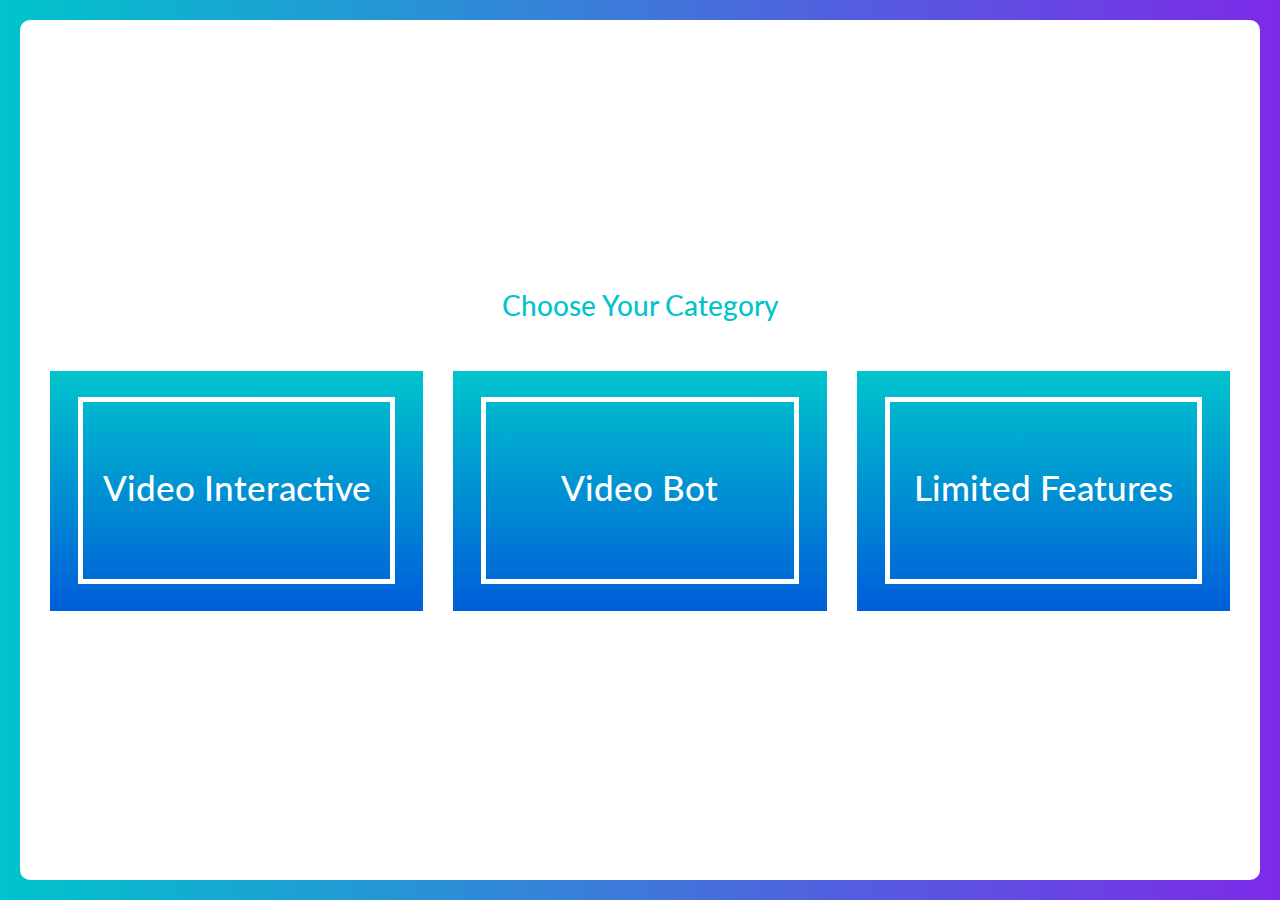
<file: index.html>
<!DOCTYPE html>
<html lang="en">

<head>
  <meta charset="UTF-8" />
  <meta name="viewport" content="width=device-width, initial-scale=1.0" />
  <meta http-equiv="X-UA-Compatible" content="ie=edge" />
  <title>I Video</title>
  <link rel="stylesheet" href="assets/css/bootstrap.min.css" />
  <link rel="stylesheet" href="assets/css/custom-select.css" />
  <link rel="stylesheet" href="assets/css/main.css" />
</head>

<body>
  <svg xmlns="http://www.w3.org/2000/svg" style="display: none;">
    <symbol version="1.1" id="location" xmlns="http://www.w3.org/2000/svg" xmlns:xlink="http://www.w3.org/1999/xlink"
      x="0px" y="0px" viewBox="0 0 512 512" style="enable-background:new 0 0 512 512;" xml:space="preserve">
      <g>
        <g>
          <path d="M256,0C156.748,0,76,80.748,76,180c0,33.534,9.289,66.26,26.869,94.652l142.885,230.257
			c2.737,4.411,7.559,7.091,12.745,7.091c0.04,0,0.079,0,0.119,0c5.231-0.041,10.063-2.804,12.75-7.292L410.611,272.22
			C427.221,244.428,436,212.539,436,180C436,80.748,355.252,0,256,0z M384.866,256.818L258.272,468.186l-129.905-209.34
			C113.734,235.214,105.8,207.95,105.8,180c0-82.71,67.49-150.2,150.2-150.2S406.1,97.29,406.1,180
			C406.1,207.121,398.689,233.688,384.866,256.818z" />
        </g>
      </g>
      <g>
        <g>
          <path d="M256,90c-49.626,0-90,40.374-90,90c0,49.309,39.717,90,90,90c50.903,0,90-41.233,90-90C346,130.374,305.626,90,256,90z
			 M256,240.2c-33.257,0-60.2-27.033-60.2-60.2c0-33.084,27.116-60.2,60.2-60.2s60.1,27.116,60.1,60.2
			C316.1,212.683,289.784,240.2,256,240.2z" />
        </g>
      </g>
    </symbol>
    <symbol id="dashboard" viewBox="0 0 512 512">
      <path
        d="m197.332031 170.667969h-160c-20.585937 0-37.332031-16.746094-37.332031-37.335938v-96c0-20.585937 16.746094-37.332031 37.332031-37.332031h160c20.589844 0 37.335938 16.746094 37.335938 37.332031v96c0 20.589844-16.746094 37.335938-37.335938 37.335938zm-160-138.667969c-2.941406 0-5.332031 2.390625-5.332031 5.332031v96c0 2.945313 2.390625 5.335938 5.332031 5.335938h160c2.945313 0 5.335938-2.390625 5.335938-5.335938v-96c0-2.941406-2.390625-5.332031-5.335938-5.332031zm0 0" />
      <path
        d="m197.332031 512h-160c-20.585937 0-37.332031-16.746094-37.332031-37.332031v-224c0-20.589844 16.746094-37.335938 37.332031-37.335938h160c20.589844 0 37.335938 16.746094 37.335938 37.335938v224c0 20.585937-16.746094 37.332031-37.335938 37.332031zm-160-266.667969c-2.941406 0-5.332031 2.390625-5.332031 5.335938v224c0 2.941406 2.390625 5.332031 5.332031 5.332031h160c2.945313 0 5.335938-2.390625 5.335938-5.332031v-224c0-2.945313-2.390625-5.335938-5.335938-5.335938zm0 0" />
      <path
        d="m474.667969 512h-160c-20.589844 0-37.335938-16.746094-37.335938-37.332031v-96c0-20.589844 16.746094-37.335938 37.335938-37.335938h160c20.585937 0 37.332031 16.746094 37.332031 37.335938v96c0 20.585937-16.746094 37.332031-37.332031 37.332031zm-160-138.667969c-2.945313 0-5.335938 2.390625-5.335938 5.335938v96c0 2.941406 2.390625 5.332031 5.335938 5.332031h160c2.941406 0 5.332031-2.390625 5.332031-5.332031v-96c0-2.945313-2.390625-5.335938-5.332031-5.335938zm0 0" />
      <path
        d="m474.667969 298.667969h-160c-20.589844 0-37.335938-16.746094-37.335938-37.335938v-224c0-20.585937 16.746094-37.332031 37.335938-37.332031h160c20.585937 0 37.332031 16.746094 37.332031 37.332031v224c0 20.589844-16.746094 37.335938-37.332031 37.335938zm-160-266.667969c-2.945313 0-5.335938 2.390625-5.335938 5.332031v224c0 2.945313 2.390625 5.335938 5.335938 5.335938h160c2.941406 0 5.332031-2.390625 5.332031-5.335938v-224c0-2.941406-2.390625-5.332031-5.332031-5.332031zm0 0" />
    </symbol>
    <symbol id="shipment" version="1.1" viewBox="0 0 512 512" style="enable-background:new 0 0 512 512;"
      xml:space="preserve">
      <g>
        <g>
          <path d="M476.158,231.363l-13.259-53.035c3.625-0.77,6.345-3.986,6.345-7.839v-8.551c0-18.566-15.105-33.67-33.67-33.67h-60.392
					V110.63c0-9.136-7.432-16.568-16.568-16.568H50.772c-9.136,0-16.568,7.432-16.568,16.568V256c0,4.427,3.589,8.017,8.017,8.017
					c4.427,0,8.017-3.589,8.017-8.017V110.63c0-0.295,0.239-0.534,0.534-0.534h307.841c0.295,0,0.534,0.239,0.534,0.534v145.372
					c0,4.427,3.589,8.017,8.017,8.017c4.427,0,8.017-3.589,8.017-8.017v-9.088h94.569c0.008,0,0.014,0.002,0.021,0.002
					c0.008,0,0.015-0.001,0.022-0.001c11.637,0.008,21.518,7.646,24.912,18.171h-24.928c-4.427,0-8.017,3.589-8.017,8.017v17.102
					c0,13.851,11.268,25.119,25.119,25.119h9.086v35.273h-20.962c-6.886-19.883-25.787-34.205-47.982-34.205
					s-41.097,14.322-47.982,34.205h-3.86v-60.393c0-4.427-3.589-8.017-8.017-8.017c-4.427,0-8.017,3.589-8.017,8.017v60.391H192.817
					c-6.886-19.883-25.787-34.205-47.982-34.205s-41.097,14.322-47.982,34.205H50.772c-0.295,0-0.534-0.239-0.534-0.534v-17.637
					h34.739c4.427,0,8.017-3.589,8.017-8.017s-3.589-8.017-8.017-8.017H8.017c-4.427,0-8.017,3.589-8.017,8.017
					s3.589,8.017,8.017,8.017h26.188v17.637c0,9.136,7.432,16.568,16.568,16.568h43.304c-0.002,0.178-0.014,0.355-0.014,0.534
					c0,27.996,22.777,50.772,50.772,50.772s50.772-22.776,50.772-50.772c0-0.18-0.012-0.356-0.014-0.534h180.67
					c-0.002,0.178-0.014,0.355-0.014,0.534c0,27.996,22.777,50.772,50.772,50.772c27.995,0,50.772-22.776,50.772-50.772
					c0-0.18-0.012-0.356-0.014-0.534h26.203c4.427,0,8.017-3.589,8.017-8.017v-85.511C512,251.989,496.423,234.448,476.158,231.363z
					M375.182,144.301h60.392c9.725,0,17.637,7.912,17.637,17.637v0.534h-78.029V144.301z M375.182,230.881v-52.376h71.235
					l13.094,52.376H375.182z M144.835,401.904c-19.155,0-34.739-15.583-34.739-34.739s15.584-34.739,34.739-34.739
					c19.155,0,34.739,15.583,34.739,34.739S163.99,401.904,144.835,401.904z M427.023,401.904c-19.155,0-34.739-15.583-34.739-34.739
					s15.584-34.739,34.739-34.739c19.155,0,34.739,15.583,34.739,34.739S446.178,401.904,427.023,401.904z M495.967,299.29h-9.086
					c-5.01,0-9.086-4.076-9.086-9.086v-9.086h18.171V299.29z" />
        </g>
      </g>
      <g>
        <g>
          <path d="M144.835,350.597c-9.136,0-16.568,7.432-16.568,16.568c0,9.136,7.432,16.568,16.568,16.568
					c9.136,0,16.568-7.432,16.568-16.568C161.403,358.029,153.971,350.597,144.835,350.597z" />
        </g>
      </g>
      <g>
        <g>
          <path d="M427.023,350.597c-9.136,0-16.568,7.432-16.568,16.568c0,9.136,7.432,16.568,16.568,16.568
					c9.136,0,16.568-7.432,16.568-16.568C443.591,358.029,436.159,350.597,427.023,350.597z" />
        </g>
      </g>
      <g>
        <g>
          <path d="M332.96,316.393H213.244c-4.427,0-8.017,3.589-8.017,8.017s3.589,8.017,8.017,8.017H332.96
					c4.427,0,8.017-3.589,8.017-8.017S337.388,316.393,332.96,316.393z" />
        </g>
      </g>
      <g>
        <g>
          <path d="M127.733,282.188H25.119c-4.427,0-8.017,3.589-8.017,8.017s3.589,8.017,8.017,8.017h102.614
					c4.427,0,8.017-3.589,8.017-8.017S132.16,282.188,127.733,282.188z" />
        </g>
      </g>
      <g>
        <g>
          <path d="M278.771,173.37c-3.13-3.13-8.207-3.13-11.337,0.001l-71.292,71.291l-37.087-37.087c-3.131-3.131-8.207-3.131-11.337,0
					c-3.131,3.131-3.131,8.206,0,11.337l42.756,42.756c1.565,1.566,3.617,2.348,5.668,2.348s4.104-0.782,5.668-2.348l76.96-76.96
					C281.901,181.576,281.901,176.501,278.771,173.37z" />
        </g>
      </g>
    </symbol>
    <symbol id="setting" enable-background="new 0 0 512 512" viewBox="0 0 512 512">
      <path
        d="m272.066 512h-32.133c-25.989 0-47.134-21.144-47.134-47.133v-10.871c-11.049-3.53-21.784-7.986-32.097-13.323l-7.704 7.704c-18.659 18.682-48.548 18.134-66.665-.007l-22.711-22.71c-18.149-18.129-18.671-48.008.006-66.665l7.698-7.698c-5.337-10.313-9.792-21.046-13.323-32.097h-10.87c-25.988 0-47.133-21.144-47.133-47.133v-32.134c0-25.989 21.145-47.133 47.134-47.133h10.87c3.531-11.05 7.986-21.784 13.323-32.097l-7.704-7.703c-18.666-18.646-18.151-48.528.006-66.665l22.713-22.712c18.159-18.184 48.041-18.638 66.664.006l7.697 7.697c10.313-5.336 21.048-9.792 32.097-13.323v-10.87c0-25.989 21.144-47.133 47.134-47.133h32.133c25.989 0 47.133 21.144 47.133 47.133v10.871c11.049 3.53 21.784 7.986 32.097 13.323l7.704-7.704c18.659-18.682 48.548-18.134 66.665.007l22.711 22.71c18.149 18.129 18.671 48.008-.006 66.665l-7.698 7.698c5.337 10.313 9.792 21.046 13.323 32.097h10.87c25.989 0 47.134 21.144 47.134 47.133v32.134c0 25.989-21.145 47.133-47.134 47.133h-10.87c-3.531 11.05-7.986 21.784-13.323 32.097l7.704 7.704c18.666 18.646 18.151 48.528-.006 66.665l-22.713 22.712c-18.159 18.184-48.041 18.638-66.664-.006l-7.697-7.697c-10.313 5.336-21.048 9.792-32.097 13.323v10.871c0 25.987-21.144 47.131-47.134 47.131zm-106.349-102.83c14.327 8.473 29.747 14.874 45.831 19.025 6.624 1.709 11.252 7.683 11.252 14.524v22.148c0 9.447 7.687 17.133 17.134 17.133h32.133c9.447 0 17.134-7.686 17.134-17.133v-22.148c0-6.841 4.628-12.815 11.252-14.524 16.084-4.151 31.504-10.552 45.831-19.025 5.895-3.486 13.4-2.538 18.243 2.305l15.688 15.689c6.764 6.772 17.626 6.615 24.224.007l22.727-22.726c6.582-6.574 6.802-17.438.006-24.225l-15.695-15.695c-4.842-4.842-5.79-12.348-2.305-18.242 8.473-14.326 14.873-29.746 19.024-45.831 1.71-6.624 7.684-11.251 14.524-11.251h22.147c9.447 0 17.134-7.686 17.134-17.133v-32.134c0-9.447-7.687-17.133-17.134-17.133h-22.147c-6.841 0-12.814-4.628-14.524-11.251-4.151-16.085-10.552-31.505-19.024-45.831-3.485-5.894-2.537-13.4 2.305-18.242l15.689-15.689c6.782-6.774 6.605-17.634.006-24.225l-22.725-22.725c-6.587-6.596-17.451-6.789-24.225-.006l-15.694 15.695c-4.842 4.843-12.35 5.791-18.243 2.305-14.327-8.473-29.747-14.874-45.831-19.025-6.624-1.709-11.252-7.683-11.252-14.524v-22.15c0-9.447-7.687-17.133-17.134-17.133h-32.133c-9.447 0-17.134 7.686-17.134 17.133v22.148c0 6.841-4.628 12.815-11.252 14.524-16.084 4.151-31.504 10.552-45.831 19.025-5.896 3.485-13.401 2.537-18.243-2.305l-15.688-15.689c-6.764-6.772-17.627-6.615-24.224-.007l-22.727 22.726c-6.582 6.574-6.802 17.437-.006 24.225l15.695 15.695c4.842 4.842 5.79 12.348 2.305 18.242-8.473 14.326-14.873 29.746-19.024 45.831-1.71 6.624-7.684 11.251-14.524 11.251h-22.148c-9.447.001-17.134 7.687-17.134 17.134v32.134c0 9.447 7.687 17.133 17.134 17.133h22.147c6.841 0 12.814 4.628 14.524 11.251 4.151 16.085 10.552 31.505 19.024 45.831 3.485 5.894 2.537 13.4-2.305 18.242l-15.689 15.689c-6.782 6.774-6.605 17.634-.006 24.225l22.725 22.725c6.587 6.596 17.451 6.789 24.225.006l15.694-15.695c3.568-3.567 10.991-6.594 18.244-2.304z" />
      <path
        d="m256 367.4c-61.427 0-111.4-49.974-111.4-111.4s49.973-111.4 111.4-111.4 111.4 49.974 111.4 111.4-49.973 111.4-111.4 111.4zm0-192.8c-44.885 0-81.4 36.516-81.4 81.4s36.516 81.4 81.4 81.4 81.4-36.516 81.4-81.4-36.515-81.4-81.4-81.4z" />
    </symbol>
  </svg>
  <div class="vh-center">
    <div class="container-fluid">
      <div class="row" id="dashboard-wrapper">
        <div id="main-column">
          <div class="card-base">
            <h3 class="theme-color text-center mb-5">Choose Your Category</h3>
            <div class="row">
              <div class="col-md-4">

                <a class="ctbox" href="interactive-video.html">
                  <div class="border-box">
                    <h4>Video Interactive</h4>
                  </div>
                </a>


              </div>
              <div class="col-md-4">
                <div class="ctbox">
                  <div class="border-box">
                    <h4>Video Bot</h4>
                  </div>
                </div>
              </div>
              <div class="col-md-4">
                <div class="ctbox">
                  <div class="border-box">
                    <h4>Limited Features</h4>
                  </div>
                </div>
              </div>
            </div>
            </main>
            <!-- =========== Main Dashboard END============== -->
          </div>
        </div>
      </div>
      <script src="assets/js/jQuery.min.js"></script>
      <script src="assets/js/bootstrap.bundle.min.js"></script>

      <script src="assets/js/controller.js"></script>
</body>

</html>
</file>
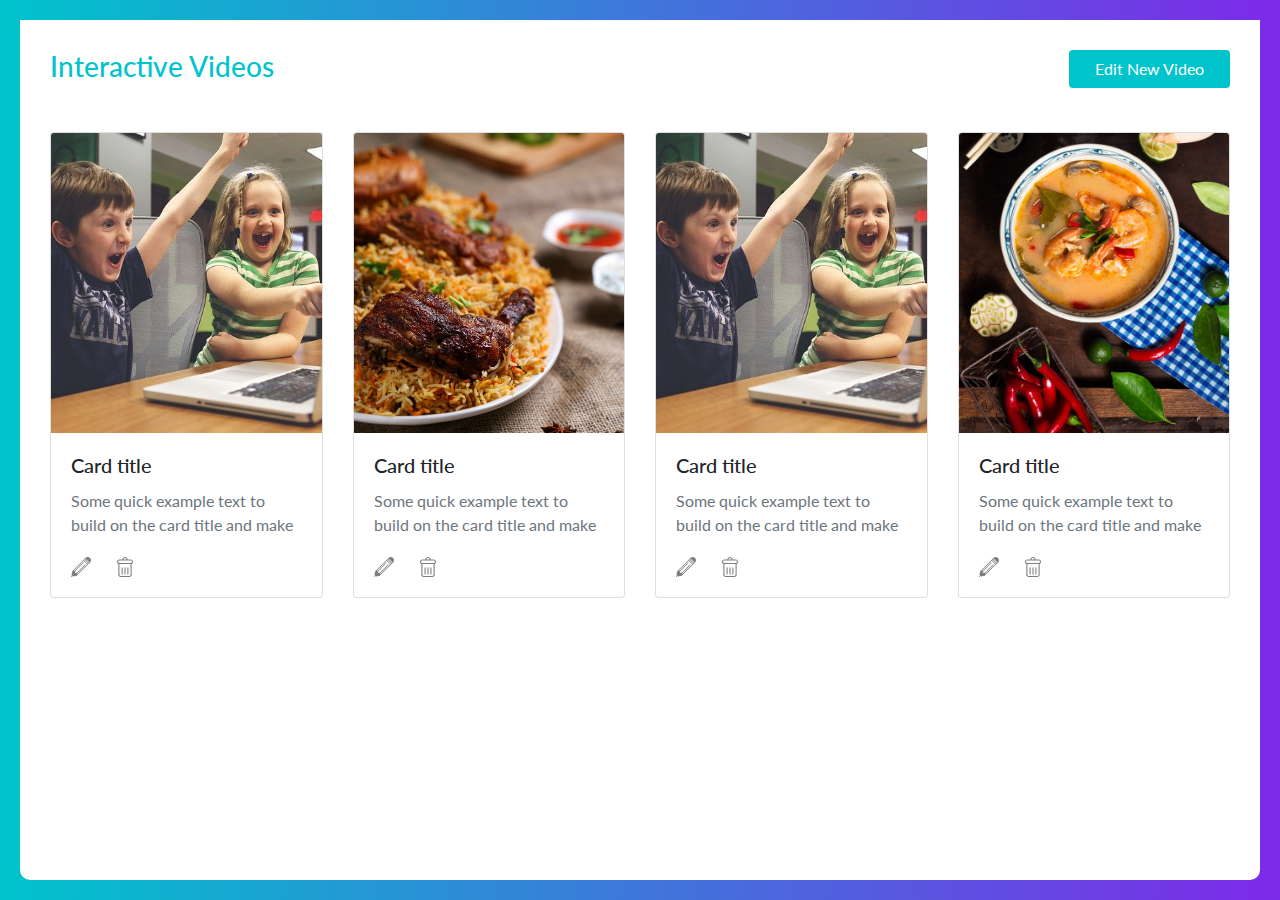
<file: interactive-video.html>
<!DOCTYPE html>
<html lang="en">

<head>
    <meta charset="UTF-8" />
    <meta name="viewport" content="width=device-width, initial-scale=1.0" />
    <meta http-equiv="X-UA-Compatible" content="ie=edge" />
    <title>I Video</title>
    <link rel="stylesheet" href="assets/css/bootstrap.min.css" />
    <link rel="stylesheet" href="assets/css/custom-select.css" />
    <link rel="stylesheet" href="assets/css/main.css" />
</head>

<body>

    <div class="vh-center top">
        <div class="container-fluid">
            <div class="row" id="dashboard-wrapper">
                <div id="main-column">
                    <div class="card-base">
                        <div class="row">
                            <div class="col-md-6">
                                <h3 class="theme-color mb-5">Interactive Videos</h3>
                            </div>
                            <div class="col-md-6 text-right">
                                <a href="steps.html" class="btn btn-theme">
                                    Edit New Video
                                </a>
                            </div>
                        </div>

                        <div class="row video-list">
                            <div class="col-md-3">
                                <div class="card">
                                    <img src="assets/img/children.jpg" class="card-img-top" alt="...">
                                    <div class="card-body">
                                        <h5 class="card-title">Card title</h5>
                                        <p class="card-text text-muted">Some quick example text to build on the card
                                            title and make
                                        </p>
                                        <div class="action-icons">
                                            <a href="#" class="card-link">
                                                <img src="assets/img/edit2.svg" alt="">
                                            </a>
                                            <a href="#" class="card-link">
                                                <img src="assets/img/delete-button.svg" alt="">
                                            </a>
                                        </div>

                                    </div>
                                </div>
                            </div>
                            <div class="col-md-3">
                                <div class="card">
                                    <img src="assets/img/food2.jpg" class="card-img-top" alt="...">
                                    <div class="card-body">
                                        <h5 class="card-title">Card title</h5>
                                        <p class="card-text text-muted">Some quick example text to build on the card
                                            title and make
                                        </p>
                                        <div class="action-icons">
                                            <a href="#" class="card-link">
                                                <img src="assets/img/edit2.svg" alt="">
                                            </a>
                                            <a href="#" class="card-link">
                                                <img src="assets/img/delete-button.svg" alt="">
                                            </a>
                                        </div>

                                    </div>
                                </div>
                            </div>
                            <div class="col-md-3">
                                <div class="card">
                                    <img src="assets/img/children.jpg" class="card-img-top" alt="...">
                                    <div class="card-body">
                                        <h5 class="card-title">Card title</h5>
                                        <p class="card-text text-muted">Some quick example text to build on the card
                                            title and make
                                        </p>
                                        <div class="action-icons">
                                            <a href="#" class="card-link">
                                                <img src="assets/img/edit2.svg" alt="">
                                            </a>
                                            <a href="#" class="card-link">
                                                <img src="assets/img/delete-button.svg" alt="">
                                            </a>
                                        </div>

                                    </div>
                                </div>
                            </div>
                            <div class="col-md-3">
                                <div class="card">
                                    <img src="assets/img/food5.jpg" class="card-img-top" alt="...">
                                    <div class="card-body">
                                        <h5 class="card-title">Card title</h5>
                                        <p class="card-text text-muted">Some quick example text to build on the card
                                            title and make
                                        </p>
                                        <div class="action-icons">
                                            <a href="#" class="card-link">
                                                <img src="assets/img/edit2.svg" alt="">
                                            </a>
                                            <a href="#" class="card-link">
                                                <img src="assets/img/delete-button.svg" alt="">
                                            </a>
                                        </div>

                                    </div>
                                </div>
                            </div>

                        </div>
                        </main>
                        <!-- =========== Main Dashboard END============== -->
                    </div>
                </div>
            </div>
            <script src="assets/js/jQuery.min.js"></script>
            <script src="assets/js/bootstrap.bundle.min.js"></script>

            <script src="assets/js/controller.js"></script>
</body>

</html>
</file>
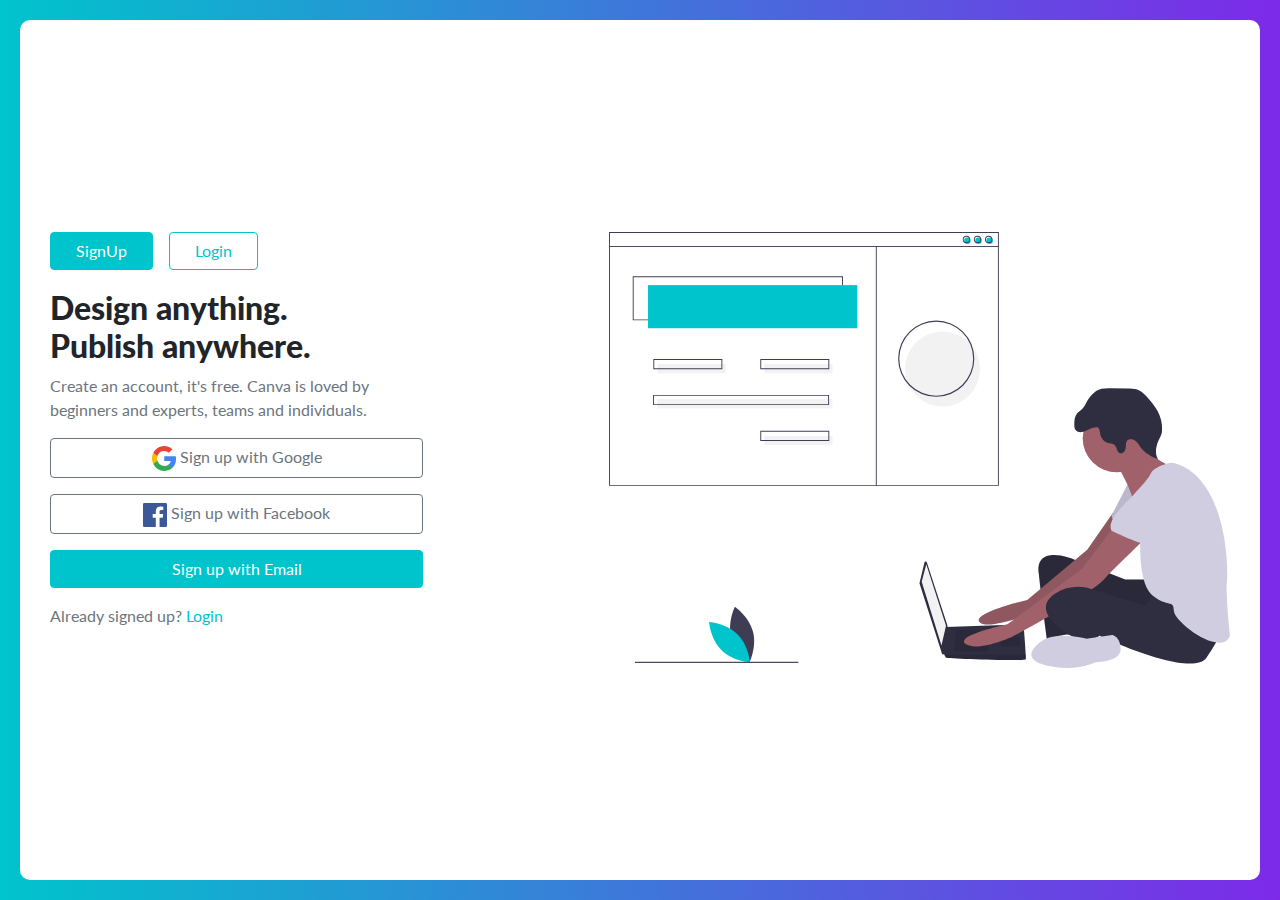
<file: login.html>
<!DOCTYPE html>
<html lang="en">

<head>
    <meta charset="UTF-8" />
    <meta name="viewport" content="width=device-width, initial-scale=1.0" />
    <meta http-equiv="X-UA-Compatible" content="ie=edge" />
    <title>I Video</title>
    <link rel="stylesheet" href="assets/css/bootstrap.min.css" />
    <link rel="stylesheet" href="assets/css/custom-select.css" />
    <link rel="stylesheet" href="assets/css/main.css" />
</head>

<body>

    <div class="vh-center">
        <div class="container-fluid">
            <div class="row" id="dashboard-wrapper">
                <div id="main-column">
                    <div class="card-base">
                        <div class="row">
                            <div class="col-md-4">
                                <ul class="nav nav-tabs">
                                    <li class="nav-item">
                                        <a class="active btn btn-primary" id="home-tab" data-toggle="tab" href="#home"
                                            role="tab" aria-controls="home" aria-selected="true">SignUp</a>
                                    </li>
                                    <li class="nav-item ml-3">
                                        <a class="btn btn-outline-primary" id="profile-tab" data-toggle="tab"
                                            href="#profile" role="tab" aria-controls="profile"
                                            aria-selected="false">Login</a>
                                    </li>
                                </ul>

                                <div class="tab-content">
                                    <div class="tab-pane fade show active" id="home" role="tabpanel"
                                        aria-labelledby="home-tab">
                                        <section>
                                            <h2 class="bold">Design anything. <br>Publish anywhere.</h2>
                                            <p class="text-muted">
                                                Create an account, it's free. Canva is loved by beginners and experts,
                                                teams
                                                and individuals.
                                            </p>
                                            <div class="btn-box-vr">
                                                <button class="btn btn-block btn-outline-secondary">
                                                    <img width="24" src="assets/img/google.svg" alt="">
                                                    Sign up with Google
                                                </button>
                                                <button class="btn btn-block btn-outline-secondary">
                                                    <img width="24" src="assets/img/facebook.svg" alt="">
                                                    Sign up with Facebook
                                                </button>
                                                <button class="btn btn-block btn-primary" data-toggle="modal"
                                                    data-target="#exampleModalLong">
                                                    Sign up with Email
                                                </button>
                                            </div>
                                            <p class="mt-3 text-muted">Already signed up?
                                                <a id="profile-tab" class="theme-color" data-toggle="tab"
                                                    href="#profile" role="tab" aria-controls="profile"
                                                    aria-selected="false">Login</a>
                                            </p>
                                        </section>

                                    </div>

                                    <div class="tab-pane fade" id="profile" role="tabpanel"
                                        aria-labelledby="profile-tab">
                                        <section>
                                            <h2 class="bold mb-3">Log in to your Account</h2>

                                            <div class="btn-box-vr">
                                                <button class="btn btn-block btn-outline-secondary">
                                                    <img width="24" src="assets/img/google.svg" alt="">
                                                    Login up with Google
                                                </button>
                                                <button class="btn btn-block btn-outline-secondary">
                                                    <img width="24" src="assets/img/facebook.svg" alt="">
                                                    Login up with Facebook
                                                </button>
                                                <p class="text-center">Or</p>
                                                <form action="">
                                                    <div class="form-group">
                                                        <input type="text" class="form-control" placeholder="Email">
                                                    </div>
                                                    <div class="form-group">
                                                        <input type="text" class="form-control" placeholder="Password">
                                                    </div>
                                                </form>

                                            </div>
                                            <p class="mt-3 text-muted">New here?
                                                <a class="theme-color" id="home-tab" data-toggle="tab" href="#home"
                                                    role="tab" aria-controls="home" aria-selected="true">SignUp</a>
                                            </p>
                                        </section>
                                    </div>

                                </div>
                            </div>
                            <div class="col-md-8">
                                <!-- <img class="cai" src="assets/img/create-account1.svg" alt=""> -->
                                <img class="cai" src="assets/img/account2.svg" alt="">

                            </div>
                        </div>
                    </div>
                </div>
            </div>
        </div>
    </div>
    </div>
    </div>

    <!-- Button trigger modal -->

    <!-- Modal -->
    <div class="modal fade" id="exampleModalLong" tabindex="-1" role="dialog" aria-labelledby="exampleModalLongTitle"
        aria-hidden="true">
        <div class="modal-dialog" role="document">
            <div class="modal-content">
                <div class="modal-header">
                    <h5 class="modal-title" id="exampleModalLongTitle">Create your Account</h5>
                    <button type="button" class="close" data-dismiss="modal" aria-label="Close">
                        <span aria-hidden="true">&times;</span>
                    </button>
                </div>
                <div class="modal-body">
                    <form action="">
                        <div class="form-group">
                            <input type="text" class="form-control" placeholder="Name">
                        </div>
                        <div class="form-group">
                            <input type="text" class="form-control" placeholder="Email">
                        </div>
                        <div class="form-group">
                            <input type="text" class="form-control" placeholder="Password">
                            <p class="text-muted fw300">
                                Use 8 or more characters with a mix of letters, numbers & symbols.
                            </p>
                        </div>

                        <div class="form-group">
                            <button class="btn btn-primary">Get started, it's free!</button>
                        </div>
                        <p class="text-mited fw300">
                            By signing up, you agree Privacy & Policy
                        </p>
                    </form>
                </div>
                <div class="modal-footer">
                    <button type="button" class="btn btn-secondary" data-dismiss="modal">Close</button>
                </div>
            </div>
        </div>
    </div>
    <script src="assets/js/jQuery.min.js"></script>
    <script src="assets/js/bootstrap.bundle.min.js"></script>

    <script src="assets/js/controller.js"></script>
</body>

</html>
</file>
<file: assets/css/custom-select.css>
* {
    box-sizing: border-box;
}

.center-box {
    width: 200px;
    margin: 40px auto;
}

.ui-select {

    position: relative;
    height: 45px;
    width: 100%;
    background: #fff;

}



.ui-select>span {
    color: #757575;
    display: block;
    cursor: pointer;
    border: 1px solid #ddd;
    height: 45px;
    box-sizing: border-box;
    line-height: 45px;
    padding: 0 12px;
    border-radius: 3px;
}

.ui-select ul {
    list-style: none;
    padding: 0;
    margin: 0;
    transform-origin: top;
    animation-fill-mode: forwards;
    -webkit-transform: scaleY(0);
    display: block;
    transition: all .1s ease-out;
    box-shadow: 0 2px 3px 0 rgba(34, 36, 38, .15) !important;
    width: 100%;
    background: #fff;
    max-height: 500px;
    overflow-y: auto;
    position: relative;
    z-index: 10000;
    border: 1px solid var(--theme-color);
    margin-top: -1px;
    border-top: none;
    top: -2px;
    max-height: 250px;
    overflow-y: auto;

}

.ui-select li {
    cursor: pointer;
    padding: 10px;
}

.ui-select li:hover {
    background: #f1f1f1;
}

.ui-select.open>span {
    border: 1px solid var(--theme-color);

}

.ui-select.open ul {
    -webkit-transform: scale(1);
    -moz-transform: scale(1);
    transform: scale(1);
}

.ui-select.open li.selected {
    background: #f1f1f1;
}

.ui-select ul li {
    transform: translate(0px, -20px);
    opacity: 0;
}

.open.ui-select ul li {
    transform: translate(0px, 0px);
    transition: all .4s;
    opacity: 1;
}

.ui-select>span:after {
    content: "";
    background-image: url(../img/arrow2.png);
    float: right;
    display: block;
    width: var(--select-box-size);
    height: var(--select-box-size);
    position: absolute;
    top: 0;
    right: 0;
    background-size: 16px;
    background-repeat: no-repeat;
    background-position: center;
    opacity: .5;
    border-left: 1px solid #ddd;

}

.ui-select:hover span:after {
    opacity: 1;
}
</file>
<file: assets/css/main.css>
@import url("https://fonts.googleapis.com/css?family=Lato:300,400,700,900&display=swap");

:root {
  --theme-color: #00c4cc;
  --theme-color2: #7d2ae8;
  --bg-color: #f7f7f7;
  --font-family: "Lato", sans-serif;
  --border-color: #cecece;
  --theme-light-color: #a7c9d9;
  --sidebar-icon-size: 20px;
  --sidebar-width: 300px;
  --select-box-size: 45px;
  --gradient: linear-gradient(90deg, #00c4cc, #7d2ae8);
}

body {
  font-family: var(--font-family);
  background: var(--gradient);
}

.no-radius {
  border-radius: 0 !important;
}

.tariff-for-bg {
  background: var(--bg-color);
  width: 100%;
  height: 100%;
  padding: 50px 100px;
}

.dropdown-menu.show {
  margin-top: 10px;
}

.spacer50 {
  padding-top: 50px;
  padding-bottom: 50px;
}

.bold {
  font-weight: 900;
}

.fw700 {
  font-weight: 700;
}

.fw300 {
  font-weight: 300;
}

.fw400 {
  font-weight: 400;
}

.theme-color {
  color: var(--theme-color);
}

.btn-theme-light {
  color: var(--theme-color);
  background-color: var(--theme-light-color);
}

.sidebar {
  width: 100%;
  height: 100vh;
  background: #f7f7f7;
  left: 0;
  width: var(--sidebar-width);
  position: fixed;
  z-index: 100;
  /* overflow-y: auto; */
}

#main-column {
  width: 100%;
}

#main-column.with-sidebar {
  width: calc(100% - var(--sidebar-width)) !important;
  margin-left: var(--sidebar-width);
  margin-right: var(--sidebar-width);
  padding-left: 20px;
  padding-right: 20px;
}

#logo {
  width: 120px;
  display: block;
  padding-top: 30px;
  margin-left: 20px;
}

.sidebar--menu-links {
  padding: 0;
  padding-top: 30px;
  overflow: auto;
}

.sidebar--menu-links li a {
  color: #fff;
  display: block;
  font-size: 16px;
  letter-spacing: 0.5px;
  font-weight: 400;
  padding: 15px 20px;
  text-decoration: none;
  margin: 5px 0;
  transition: all 0.2s;
}

.btn-theme {
  background-color: var(--theme-color);
  color: #fff;
  padding-left: 25px;
  padding-right: 25px;
}

.btn {
  padding-left: 25px;
  padding-right: 25px;
}

.btn-theme:hover {
  background: linear-gradient(to top, rgba(0, 0, 0, 0.25), rgba(0, 0, 0, 0.25)) var(--theme-color);
  color: #fff;
}

.sidebar--menu-links li a:hover,
.sidebar--menu-links li a.active {
  background: #e8e8e8;
  color: var(--theme-color);
}

.sidebar--menu-links li a:hover svg,
.sidebar--menu-links li a.active svg {
  fill: var(--theme-color);
}

.sidebar--menu-links li a>img,
.sidebar--menu-links li a svg {
  width: var(--sidebar-icon-size);
  height: var(--sidebar-icon-size);
  margin-right: 10px;
  fill: #fff;
}

.custom--navbar {
  box-shadow: 0px 0px 4px #00000012;
  background-color: #fff !important;
}

.user-avatar {
  --size: 35px;
  width: var(--size);
  height: var(--size);
  background: var(--theme-light-color);
  display: block;
  border-radius: 50%;
  text-align: center;
  line-height: var(--size);
  font-weight: bold;
  color: #fff;
}

.input-group-text {
  background: #fff;
}

.dropdown-toggle {
  color: #444;
}

.form-box {}

.card-base {
  padding: 30px;
  background: #fff;
}

html,
body {
  width: 100%;
  height: 100%;
}

body {
  padding: 20px;
}

.vh-center {
  width: 100%;
  min-height: 100%;
  justify-content: center;
  align-items: center;
  display: flex;
  background: #fff;
  border-radius: 10px;
}

.vh-center.top {
  align-items: flex-start;
}

.ctbox {
  text-align: center;
  cursor: pointer;
  background: linear-gradient(#00c4cc, #005dd9);
  color: #fff;
  height: 240px;
  display: flex;
  align-items: center;
  justify-content: center;
  text-decoration: none;
}

.border-box {
  border: 5px solid;
  width: 85%;
  height: 187px;
  display: flex;
  align-items: center;
  justify-content: center;
}

.border-box:hover {
  filter: drop-shadow(2px 2px 6px #00000020);
}

.ctbox:hover {
  text-decoration: none;
  color: #fff;
}

.ctbox h4 {
  color: #fff;
  font-size: 35px;
}

/* .ctbox:hover {
    border-color: var(--theme-color);
} */

.ctbox img {
  display: none;
  width: 80px;
  margin-bottom: 20px;
}

.btn-grade {
  background: var(--gradient);
}

.action-icons img {
  width: 20px;
  opacity: 0.5;
}

.action-icons img:hover {
  opacity: 1;
}

.video-list .card {
  margin-bottom: 15px;
}

.video-list .card .card-img-top {
  height: 300px;
  object-fit: cover;
}

.video-list .card:hover {
  border-color: var(--theme-color);
}

.ctbox a {
  text-decoration: none;
  color: #000;
}

/* dragable Elemets */
.draggable {
  --size: 200px;
  width: var(--size);
  height: var(--size);
  padding: 0.5em;
  background: var(--theme-color);
}


.btn-primary {
  background-color: var(--theme-color) !important;
  border-color: var(--theme-color) !important;
}

.btn-primary:hover {
  background-color: var(--theme-color) !important;
  border-color: var(--theme-color) !important;
}

.btn-outline-primary {
  color: var(--theme-color) !important;
  border-color: var(--theme-color) !important;
}

.btn-outline-primary:hover {
  background-color: var(--theme-color) !important;
  color: #fff !important;
}

.btn-block+.btn-block {
  margin-top: 1rem;
}

.nav-tabs {
  border: none;
  margin-bottom: 20px;
}

.fw300 {
  font-weight: 300;
}

.btn-outline-primary:not(:disabled):not(.disabled).active,
.btn-outline-primary:not(:disabled):not(.disabled):active,
.show>.btn-outline-primary.dropdown-toggle {
  background-color: var(--theme-color) !important;
  border-color: var(--theme-color) !important;
  color: #fff !important;
}

.cai {
  width: 80%;
  float: right;
}

.sidebar.sidebar-right {
  left: inherit;
  right: 0px;
}

.video-container {
  width: 100%;
  height: 400px;
}

.video-container img {
  width: 100%;
  height: 100%;
  object-fit: cover;
}

.scene-list .media {
  padding: 5px 5px;
  align-items: center;
  background: #5bc5cd1f;
  border: 1px solid #5bc5cd;
  margin: 12px 20px;
  border-radius: 3px;
  position: relative;
}

.scene-list .media:hover {
  border-color: #349096;
}

.scene-list .media img {
  --size: 60px;
  width: var(--size);
  height: var(--size);
  object-fit: cover;
  border-radius: 3px;
  margin-right: 10px;
}

.add-icon {
  width: 15px !important;
  height: 15px !important;
}

.scene-list .media:not(.button):after {
  content: "";
  background: url(../img/close.svg);
  --size: 13px;
  width: var(--size);
  height: var(--size);
  margin-right: 5px;
  cursor: pointer;
}

.v-scroll {
  overflow-y: auto;
  width: 100%;
  height: 90vh;
}

/* swtich */

/* The switch - the box around the slider */
.switch-group {
  display: flex;
  align-items: center;
}

.switch-group.round>label>input+* {
  border-radius: 34px;
}

.switch-group.round>label>input+*::before {
  border-radius: 50%;
}

.switch-group>label {
  position: relative;
  display: inline-block;
  width: auto;
  height: 34px;
  line-height: 34px;
}

.switch-group>label>input {
  opacity: 0;
  width: 0px;
  margin-right: 60px;
}

.switch-group>label>input:checked+*:before {
  -webkit-transform: translateX(26px);
  -ms-transform: translateX(26px);
  transform: translateX(26px);
}

.switch-group>label>input:focus+* {
  box-shadow: 0 0 1px var(--theme-color);
}

.switch-group>label>input+* {
  position: absolute;
  cursor: pointer;
  top: 0;
  left: 0;
  right: 0;
  bottom: 0;
  background-color: #ccc;
  -webkit-transition: 0.4s;
  transition: 0.4s;
  width: 60px;
}

.switch-group>label>input+*::before {
  position: absolute;
  content: "";
  height: 26px;
  width: 26px;
  left: 4px;
  bottom: 4px;
  background-color: white;
  -webkit-transition: 0.4s;
  transition: 0.4s;
}

.switch-group.default>label>input:checked+* {
  background-color: #444;
}

.switch-group.primary>label>input:checked+* {
  background-color: var(--theme-color);
}

.switch-group.success>label>input:checked+* {
  background-color: #8bc34a;
}

.switch-group.info>label>input:checked+* {
  background-color: var(--theme-color);
}

.switch-group.warning>label>input:checked+* {
  background-color: #ffc107;
}

.switch-group.danger>label>input:checked+* {
  background-color: #f44336;
}

.switch-group.switch-group-sm.round>label>input+* {
  border-radius: 24px;
}

.switch-group.switch-group-sm>label {
  height: 24px;
  line-height: 24px;
  margin-bottom: 0;
}

.switch-group.switch-group-sm>label>input {
  margin-right: 50px;
}

.switch-group.switch-group-sm>label>input+* {
  width: 50px;
}

.switch-group.switch-group-sm>label>input+*::before {
  height: 16px;
  width: 16px;
}

.switch-group.switch-group-lg.round>label>input+* {
  border-radius: 40px;
}

.switch-group.switch-group-lg>label {
  height: 40px;
  line-height: 40px;
}

.switch-group.switch-group-lg>label>input {
  margin-right: 70px;
}

.switch-group.switch-group-lg>label>input:checked+*:before {
  -webkit-transform: translateX(30px);
  -ms-transform: translateX(30px);
  transform: translateX(30px);
}

.switch-group.switch-group-lg>label>input+* {
  width: 70px;
}

.switch-group.switch-group-lg>label>input+*::before {
  height: 32px;
  width: 32px;
}


.scroll {
  overflow-y: auto;
}

.action-iconlist {
  padding: 0;
  list-style: none;
  display: flex;
  flex-wrap: wrap;
  height: 100%;
  justify-content: center;
  overflwo-y: auto;
}

.action-iconlist li {
  --size: 90px;
  width: var(--size);
  height: var(--size);
  background: #fff;
  margin: 8px;
  border-radius: 3px;
  padding: 15px;
  box-shadow: 0px 0px 6px #00000014;
  cursor: grab;
  max-width: 100px;
  flex-grow: 1;

}

.action-iconlist li img {
  width: 100%;
  height: 100%;
}

/* dragable */

.video-box {
  width: 100%;
  height: 400px;
  position: relative;
}

.video-box>img {
  width: 100%;
  height: 100%;
  object-fit: cover;
}

#droppable {
  width: 100%;
  height: 100%;
  position: absolute;
  top: 0;
  left: 0;
  background: #0000003d;
}

#drag-items {
  background: #f7f7f7;
  width: 21%;
  height: 100vh;
  overflow-y: auto;
  float: left;
  margin-top: -42%;
  margin-left: 20px;
}

.drag {
  width: 70px;
  height: 70px;
}


.remove-drag-hover {
  background-color: #ED4949 !important;
}

.drop-area {
  background-color: #afd1b2;
}

.xicon {
  margin-top: 4px;
  position: absolute;
  margin-left: -17px;
  color: #FFF;
  font: message-box;
  text-decoration: none;
}

.xicon:hover {
  background-color: #fff;
  color: #000;
  width: 13px;
  height: 20px;
  text-align: center;
}

.tip {
  font-size: 12px;
  clear: both;
}

#wrapper-dragitem {
  position: relative;
}

.contain-in-box {
  width: 75%;
  height: 100%;
  clear: both;
  float: left;
  margin-left: 20px;
}

/* range slider */
/*------------------------------------*\
noUiSlider
\*------------------------------------*/
.slider {
  margin: 50px auto;
  width: 100%;
  padding: 0 8px;
}

.range.noUi-target {
  position: relative;
  direction: ltr;
}

.range.noUi-background {
  height: 3px;
  background: #FAFAFA;
  border-radius: 3px;
}

.noUi-target,
.noUi-target * {
  -webkit-touch-callout: none;
  -ms-touch-action: none;
  -webkit-user-select: none;
  -moz-user-select: none;
  -ms-user-select: none;
  user-select: none;
}

.noUi-connect {
  background: #3FB8AF;
  transition: background 450ms;
}

.noUi-base {
  position: relative;
  z-index: 2;
  width: 100%;
  height: 100%;
  -webkit-transform: translate3d(0, 0, 0);
  transform: translate3d(0, 0, 0);
}

.noUi-origin {
  position: absolute;
  right: 0;
  top: 0;
  left: 0;
  bottom: 0;
}

.noUi-handle {
  z-index: 1;
  position: relative;
  width: 19px;
  height: 33px;
  left: -8px;
  top: -20px;
  cursor: ew-resize;
  border: 1px solid #42a7af;
  background: #5bc5cd;
  border-radius: 3px;
  box-shadow: 0 1px 2px rgba(0, 0, 0, 0.4);
}


.noUi-handle:before,
.noUi-handle:after {
  content: "";
  position: absolute;
  top: 4px;
  left: 50%;
  width: 1px;
  height: 20px;
  background: #ffffff;
}

.noUi-handle:before {
  margin-left: -2px;
}

.noUi-handle:after {
  margin-left: 1px;
}

.noUi-handle.noUi-active,
.noUi-state-tap .noUi-handle {
  border-color: #d8774c;
  box-shadow: inset 0 2px 5px rgba(0, 0, 0, 0.1), 0 1px 1px rgba(0, 0, 0, 0.2);
}

.noUi-stacking .noUi-handle {
  z-index: 10;
}

[disabled] .noUi-handle {
  cursor: not-allowed;
}

.noUi-state-tap .noUi-origin {
  transition: left 0.3s, top 0.3s;
}

.noUi-state-drag * {
  cursor: inherit !important;
}

.tooltip {
  position: absolute;
  top: 100%;
  left: 50%;
  margin-top: 10px;
  font-weight: 700;
  -webkit-transform: translateX(-50%);
  transform: translateX(-50%);
  padding: 2px 6px;
  font-size: 14px;
  text-align: center;
  color: #3B4B53;
  background: #fff;
  border-radius: 3px;
  box-shadow: 0 1px 2px rgba(0, 0, 0, 0.2);
}

.tooltip:before {
  content: '';
  position: absolute;
  bottom: 100%;
  left: 50%;
  border-width: 4px;
  margin-left: -4px;
  border-color: transparent transparent #fff transparent;
  border-style: solid;
}

/*------------------------------------*\
noUiSlider-Pips
***
noUiSlider - 7.0.10 - 2014-12-27 14:50:47
\*------------------------------------*/
.noUi-pips {
  position: absolute;
  padding-top: 4px;
  height: 50px;
  top: 100%;
  left: 0;
  color: #3B4B53;
  width: 100%;
}

.noUi-value {
  width: 40px;
  font-size: 13px;
  position: absolute;
  text-align: center;
  margin-left: -20px;
  padding-top: 35px;
}

.noUi-value-sub {
  color: #ccc;
  height: 10px;
  padding-top: 15px;
}

.noUi-marker {
  position: absolute;
  margin-left: -1px;
  width: 1px;
  height: 16px;
  background: #5bc5cd;
}

.noUi-marker-large {
  width: 2px;
  height: 30px;
}

.asset-pro-tab {
  background: #efefef;
}

.asset-pro-tab .nav-link {
  color: #848484;
}

.asset-pro-tab .nav-link.active {
  background: none;
  border: none;
  color: var(--theme-color);
}
</file>
